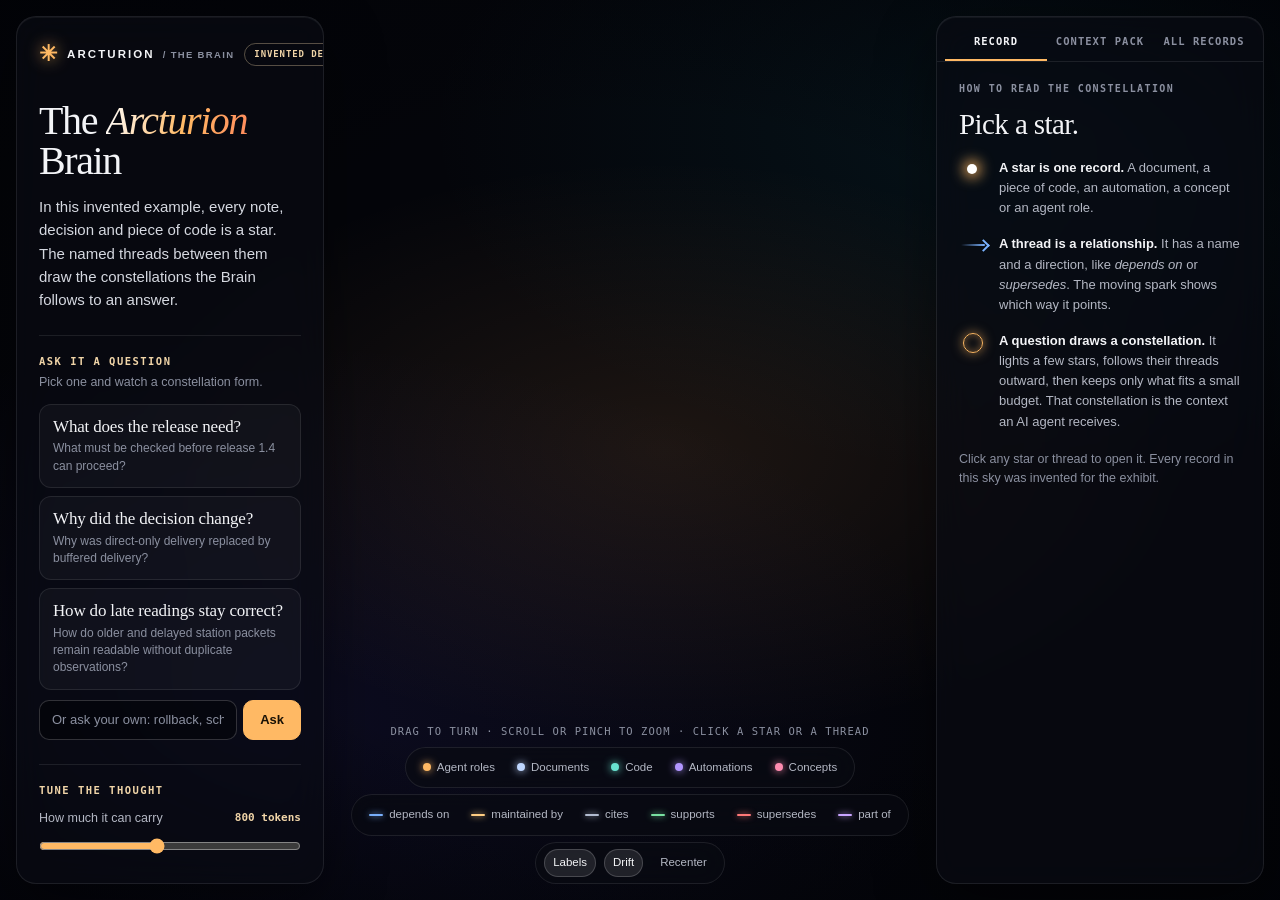
<file: demo/index.html>
<!doctype html>
<html lang="en">
<head>
  <meta charset="utf-8">
  <meta name="viewport" content="width=device-width, initial-scale=1, viewport-fit=cover">
  <meta http-equiv="Content-Security-Policy" content="default-src 'none'; script-src 'self'; style-src 'self'; img-src 'self' data:; font-src 'none'; connect-src 'none'; object-src 'none'; base-uri 'none'; form-action 'none'">
  <meta name="referrer" content="no-referrer">
  <meta name="color-scheme" content="dark">
  <meta name="theme-color" content="#04050a">
  <meta name="description" content="Explore the Arcturion Brain as a night sky of invented records, and watch a question trace a constellation through labelled relationships. Runs entirely in your browser.">
  <title>The Arcturion Brain · Invented demonstration</title>
  <link rel="icon" href="data:,">
  <link rel="stylesheet" href="./styles.css">
  <script src="./data.js" defer></script>
  <script src="./model.js" defer></script>
  <script src="./app.js" defer></script>
</head>
<body>
  <a class="skip" href="#panel">Skip to the records</a>
  <div class="app" id="app">

    <section class="stage" id="stage" aria-label="The Arcturion Brain as a sky of constellations">
      <canvas id="sky" tabindex="0" role="img" aria-describedby="hint"
        aria-label="A slowly turning galaxy of 32 invented records joined by labelled relationships. Use the All records tab to reach every record from the keyboard."></canvas>
      <div class="veil" aria-hidden="true"></div>

      <div class="mid" id="mid">
        <div class="stepper" id="stepper" hidden>
          <ol class="steps">
            <li id="step1"><span class="num">1</span>Find a starting point</li>
            <li id="step2"><span class="num">2</span>Follow the threads</li>
            <li id="step3"><span class="num">3</span>Keep the constellation</li>
          </ol>
          <p class="stepline" id="stepline" aria-live="polite"></p>
          <button type="button" class="ghost" id="clear-thought">Clear</button>
        </div>

        <p class="hint" id="hint">Drag to turn · scroll or pinch to zoom · click a star or a thread</p>

        <div class="dock" id="dock">
          <div class="legend" role="group" aria-label="Kinds of record. Choose one to isolate it.">
            <span class="legend-title">Stars</span>
            <span class="chips" id="family-chips"></span>
          </div>
          <div class="legend" role="group" aria-label="Kinds of relationship. Choose one to isolate it.">
            <span class="legend-title">Threads</span>
            <span class="chips" id="pred-chips"></span>
          </div>
          <div class="legend tools" role="group" aria-label="View">
            <button type="button" class="chip" id="toggle-labels" aria-pressed="true">Labels</button>
            <button type="button" class="chip" id="toggle-drift" aria-pressed="true">Drift</button>
            <button type="button" class="chip" id="recenter">Recenter</button>
          </div>
        </div>
      </div>

      <div class="tip" id="tip" role="presentation" hidden></div>
    </section>

    <aside class="rail rail-left" aria-label="Ask the Brain">
      <header class="brand">
        <span class="wordmark"><span class="mark" aria-hidden="true">✳</span>ARCTURION<span class="wordmark-sub">/ THE BRAIN</span></span>
        <span class="badge">Invented demo</span>
      </header>

      <h1>The <em>Arcturion</em> Brain</h1>
      <p class="lede">In this invented example, every note, decision and piece of code is a star. The named threads between them draw the constellations the Brain follows to an answer.</p>

      <section class="block" aria-labelledby="ask-title">
        <h2 id="ask-title">Ask it a question</h2>
        <p class="sub">Pick one and watch a constellation form.</p>
        <div class="scenarios" id="scenarios"></div>
        <form class="askform" id="askform" autocomplete="off">
          <label class="visually-hidden" for="ask-input">Ask your own question about this invented project</label>
          <input id="ask-input" type="text" maxlength="120" placeholder="Or ask your own: rollback, schema, queue…">
          <button type="submit">Ask</button>
        </form>
        <p class="note" id="ask-note" aria-live="polite" hidden></p>
      </section>

      <section class="block" aria-labelledby="tune-title">
        <h2 id="tune-title">Tune the thought</h2>
        <label class="control" for="budget">
          <span class="control-row"><span>How much it can carry</span><output id="budget-out" for="budget">800 tokens</output></span>
          <input id="budget" type="range" min="150" max="1600" step="50" value="800">
        </label>
        <label class="control" for="radius">
          <span class="control-row"><span>How far it follows threads</span><output id="radius-out" for="radius">2 steps</output></span>
          <input id="radius" type="range" min="1" max="3" step="1" value="2">
        </label>
        <label class="control" for="owner">
          <span class="control-row"><span>Who is asking</span></span>
          <select id="owner"><option value="">Anyone</option></select>
          <span class="control-help">The asker's own records rank a little higher.</span>
        </label>
      </section>

      <footer class="foot">
        <p id="provenance">Every record here is invented. Nothing private is loaded.</p>
        <p>Runs entirely in your browser: no accounts, no tracking, no network calls. A small teaching model shows the idea; it is not the production engine.</p>
        <p><a href="https://github.com/ArcturionTechnologies/arcturion-brain" rel="noopener noreferrer">Read the source on GitHub</a></p>
      </footer>
    </aside>

    <aside class="rail rail-right" id="panel" aria-label="Inspector">
      <div class="tabs" role="tablist" aria-label="Inspector views">
        <button type="button" role="tab" id="tab-record" aria-controls="view-record" aria-selected="true">Record</button>
        <button type="button" role="tab" id="tab-pack" aria-controls="view-pack" aria-selected="false" tabindex="-1">Context pack</button>
        <button type="button" role="tab" id="tab-all" aria-controls="view-all" aria-selected="false" tabindex="-1">All records</button>
      </div>

      <div class="view" id="view-record" role="tabpanel" aria-labelledby="tab-record" tabindex="0">
        <div id="record-intro">
          <p class="eyebrow">How to read the constellation</p>
          <h3>Pick a star.</h3>
          <ul class="reading">
            <li><span class="glyph glyph-star" aria-hidden="true"></span><span><b>A star is one record.</b> A document, a piece of code, an automation, a concept or an agent role.</span></li>
            <li><span class="glyph glyph-thread" aria-hidden="true"></span><span><b>A thread is a relationship.</b> It has a name and a direction, like <i>depends on</i> or <i>supersedes</i>. The moving spark shows which way it points.</span></li>
            <li><span class="glyph glyph-thought" aria-hidden="true"></span><span><b>A question draws a constellation.</b> It lights a few stars, follows their threads outward, then keeps only what fits a small budget. That constellation is the context an AI agent receives.</span></li>
          </ul>
          <p class="quiet">Click any star or thread to open it. Every record in this sky was invented for the exhibit.</p>
        </div>
        <div id="record-body" hidden></div>
      </div>

      <div class="view" id="view-pack" role="tabpanel" aria-labelledby="tab-pack" tabindex="0" hidden>
        <div id="pack-body">
          <p class="eyebrow">Context pack</p>
          <h3>Nothing asked yet.</h3>
          <p class="quiet">Ask a question on the left. The constellation of records the Brain would hand to an agent appears here, each with the trail of relationships that led to it.</p>
        </div>
      </div>

      <div class="view" id="view-all" role="tabpanel" aria-labelledby="tab-all" tabindex="0" hidden>
        <label class="visually-hidden" for="filter">Filter records by title</label>
        <input id="filter" type="search" placeholder="Filter the 32 records…">
        <div id="all-body"></div>
      </div>
    </aside>
  </div>

  <noscript><p class="noscript">This exhibit draws an interactive galaxy with JavaScript. Every record in it is invented; nothing private is loaded.</p></noscript>
</body>
</html>
</file>
<file: demo/styles.css>
/* The Arcturion Brain: public galaxy exhibit. System fonts only; no remote assets. */
:root {
  color-scheme: dark;
  --void: #04050a;
  --ink: #0a0c13;
  --glass: rgba(10, 12, 19, .66);
  --line: rgba(255, 255, 255, .09);
  --line-strong: rgba(255, 255, 255, .18);
  --text: #b4b8c4;
  --muted: #8b90a0;
  --white: #f3f4f7;
  --gold: #ffb964;
  --gold-soft: #f1d5a8;
  --agent: #ffb964;
  --document: #bed6ff;
  --code: #68e2d0;
  --automation: #b296ff;
  --concept: #ff8cb0;
  --depends_on: #7ab2ff;
  --maintained_by: #ffcd82;
  --cites: #b2bcd0;
  --supports: #78e0a0;
  --supersedes: #ff7878;
  --part_of: #c8a4ff;
  --serif: "Iowan Old Style", "Palatino Linotype", Palatino, "Book Antiqua", Georgia, serif;
  --sans: -apple-system, BlinkMacSystemFont, "Segoe UI", Inter, Roboto, "Helvetica Neue", sans-serif;
  --mono: ui-monospace, "SF Mono", SFMono-Regular, Menlo, Consolas, monospace;
  --rail-l: 348px;
  --rail-r: 372px;
  --gap: 16px;
}
* { box-sizing: border-box; }
[hidden] { display: none !important; }
html, body { height: 100%; }
body {
  margin: 0;
  background: var(--void);
  color: var(--text);
  font: 14px/1.55 var(--sans);
  -webkit-font-smoothing: antialiased;
  overflow: hidden;
}
button, input, select { font: inherit; color: inherit; }
button { cursor: pointer; -webkit-tap-highlight-color: transparent; }
a { color: var(--gold-soft); text-underline-offset: 3px; }
:focus-visible { outline: 2px solid var(--gold); outline-offset: 3px; border-radius: 6px; }
.visually-hidden { position: absolute; width: 1px; height: 1px; overflow: hidden; clip-path: inset(50%); white-space: nowrap; }
.skip { position: fixed; top: -80px; left: 20px; z-index: 50; padding: 10px 14px; background: var(--white); color: #111; border-radius: 8px; }
.skip:focus { top: 14px; }
.noscript { position: fixed; inset: auto 20px 20px; z-index: 60; padding: 16px; background: var(--ink); border: 1px solid var(--line-strong); border-radius: 12px; }

/* ── Stage ─────────────────────────────────────────────── */
.stage {
  position: fixed; inset: 0;
  background:
    radial-gradient(ellipse 60% 46% at 52% 50%, rgba(255, 170, 90, .10), transparent 70%),
    radial-gradient(ellipse 80% 60% at 20% 80%, rgba(70, 60, 190, .13), transparent 70%),
    radial-gradient(ellipse 70% 55% at 84% 14%, rgba(20, 130, 150, .12), transparent 72%),
    var(--void);
}
#sky { position: absolute; inset: 0; width: 100%; height: 100%; display: block; touch-action: none; cursor: grab; outline-offset: -6px; }
#sky.dragging { cursor: grabbing; }
#sky.pointing { cursor: pointer; }
.veil { position: absolute; inset: 0; pointer-events: none; background: radial-gradient(ellipse at 50% 50%, transparent 52%, rgba(2, 3, 7, .78) 100%); }
.mid { position: absolute; top: 0; bottom: 0; left: calc(var(--rail-l) + var(--gap) * 2); right: calc(var(--rail-r) + var(--gap) * 2); pointer-events: none; display: flex; flex-direction: column; align-items: center; justify-content: space-between; padding: var(--gap) 0; }
.mid > * { pointer-events: auto; }

.stepper {
  display: grid; grid-template-columns: 1fr auto; gap: 8px 16px; align-items: center;
  width: min(100%, 620px); padding: 12px 14px 12px 16px;
  background: var(--glass); border: 1px solid var(--line); border-radius: 16px;
  -webkit-backdrop-filter: blur(14px) saturate(130%); backdrop-filter: blur(14px) saturate(130%);
}
.steps { list-style: none; margin: 0; padding: 0; display: flex; gap: 6px 18px; flex-wrap: wrap; font: 600 10.5px/1.4 var(--mono); letter-spacing: .08em; text-transform: uppercase; color: var(--muted); }
.steps li { display: flex; align-items: center; gap: 7px; transition: color .4s; }
.steps .num { display: grid; place-items: center; width: 18px; height: 18px; border-radius: 50%; border: 1px solid var(--line-strong); font-size: 10px; transition: all .4s; }
.steps li.done { color: var(--text); }
.steps li.done .num { border-color: var(--gold-soft); color: var(--gold-soft); }
.steps li.now { color: var(--white); }
.steps li.now .num { background: var(--gold); border-color: var(--gold); color: #1a1206; box-shadow: 0 0 18px rgba(255, 185, 100, .7); }
.stepline { grid-column: 1; margin: 0; color: var(--white); font-size: 13.5px; min-height: 1.55em; }
.stepper .ghost { grid-column: 2; grid-row: 1 / span 2; }
.ghost { background: transparent; border: 1px solid var(--line-strong); border-radius: 999px; padding: 6px 14px; font-size: 12px; color: var(--text); }
.ghost:hover { border-color: var(--gold-soft); color: var(--white); }

.hint { margin: auto 0 10px; font: 500 10.5px/1 var(--mono); letter-spacing: .1em; text-transform: uppercase; color: var(--muted); pointer-events: none; transition: opacity .8s; text-align: center; }
.hint.gone { opacity: 0; }

.dock { display: flex; flex-wrap: wrap; justify-content: center; gap: 6px; max-width: 100%; }
.legend { display: flex; align-items: center; gap: 8px; padding: 6px 8px 6px 12px; background: var(--glass); border: 1px solid var(--line); border-radius: 999px; -webkit-backdrop-filter: blur(14px); backdrop-filter: blur(14px); }
.legend.tools { padding-left: 8px; }
.legend-title { font: 600 9.5px/1 var(--mono); letter-spacing: .12em; text-transform: uppercase; color: var(--muted); }
.chips { display: flex; gap: 4px; }
.chip { display: inline-flex; align-items: center; gap: 6px; padding: 4px 8px; border-radius: 999px; background: transparent; border: 1px solid transparent; font-size: 11.5px; color: var(--text); white-space: nowrap; transition: background .2s, border-color .2s, color .2s; }
.chip:hover { background: rgba(255, 255, 255, .06); color: var(--white); }
.chip[aria-pressed="true"] { background: rgba(255, 255, 255, .1); border-color: var(--line-strong); color: var(--white); }
.dot { width: 8px; height: 8px; border-radius: 50%; background: currentColor; box-shadow: 0 0 8px currentColor; flex: none; }
.bar { width: 14px; height: 2px; border-radius: 2px; background: currentColor; box-shadow: 0 0 6px currentColor; flex: none; }
.c-agent { color: var(--agent); } .c-document { color: var(--document); } .c-code { color: var(--code); } .c-automation { color: var(--automation); } .c-concept { color: var(--concept); }
.c-depends_on { color: var(--depends_on); } .c-maintained_by { color: var(--maintained_by); } .c-cites { color: var(--cites); } .c-supports { color: var(--supports); } .c-supersedes { color: var(--supersedes); } .c-part_of { color: var(--part_of); }

.tip { position: absolute; top: 0; left: 0; z-index: 5; max-width: 280px; padding: 9px 12px; pointer-events: none; background: rgba(8, 10, 16, .92); border: 1px solid var(--line-strong); border-radius: 10px; font-size: 12px; line-height: 1.45; color: var(--text); box-shadow: 0 10px 30px rgba(0, 0, 0, .5); }
.tip b { display: block; color: var(--white); font-weight: 600; font-size: 13px; }
.tip .tip-meta { font: 500 9.5px/1.6 var(--mono); letter-spacing: .08em; text-transform: uppercase; color: var(--muted); }

/* ── Rails ─────────────────────────────────────────────── */
.rail {
  position: fixed; top: var(--gap); bottom: var(--gap); z-index: 2;
  overflow: auto; overscroll-behavior: contain; scrollbar-width: thin; scrollbar-color: rgba(255, 255, 255, .18) transparent;
  background: var(--glass); border: 1px solid var(--line); border-radius: 20px;
  -webkit-backdrop-filter: blur(18px) saturate(130%); backdrop-filter: blur(18px) saturate(130%);
  box-shadow: 0 20px 60px rgba(0, 0, 0, .45), inset 0 1px 0 rgba(255, 255, 255, .05);
}
.rail-left { left: var(--gap); width: var(--rail-l); padding: 20px 22px 18px; }
.rail-right { right: var(--gap); width: var(--rail-r); display: flex; flex-direction: column; }

.brand { display: flex; align-items: center; justify-content: space-between; gap: 10px; }
.wordmark { font-size: 11.5px; font-weight: 650; letter-spacing: .18em; color: var(--white); white-space: nowrap; }
.mark { font-size: 22px; vertical-align: -3px; margin-right: 8px; color: var(--gold); text-shadow: 0 0 16px rgba(255, 185, 100, .8); }
.wordmark-sub { font-size: 9.5px; letter-spacing: .14em; color: var(--muted); margin-left: 8px; }
.badge { font: 600 9px/1 var(--mono); letter-spacing: .1em; text-transform: uppercase; color: var(--gold-soft); border: 1px solid rgba(241, 213, 168, .35); border-radius: 999px; padding: 6px 9px; white-space: nowrap; }

h1 { font: 400 46px/1 var(--serif); letter-spacing: -.035em; color: var(--white); margin: 30px 0 14px; }
h1 em { font-style: italic; background: linear-gradient(100deg, #fff 0%, var(--gold) 55%, #ff8a5c 100%); -webkit-background-clip: text; background-clip: text; color: transparent; padding-right: .06em; }
.lede { font-size: 15px; line-height: 1.55; color: #d5d8e0; margin: 0 0 6px; }

.block { margin-top: 24px; padding-top: 20px; border-top: 1px solid var(--line); }
h2 { font: 600 10.5px/1 var(--mono); letter-spacing: .14em; text-transform: uppercase; color: var(--gold-soft); margin: 0 0 6px; }
.sub { margin: 0 0 12px; font-size: 12.5px; color: var(--muted); }
.scenarios { display: grid; gap: 8px; }
.scenario { display: block; width: 100%; text-align: left; padding: 11px 13px 12px; background: rgba(255, 255, 255, .035); border: 1px solid var(--line); border-radius: 12px; transition: border-color .2s, background .2s, transform .2s; }
.scenario:hover { border-color: rgba(255, 185, 100, .55); background: rgba(255, 185, 100, .07); transform: translateX(2px); }
.scenario[aria-pressed="true"] { border-color: var(--gold); background: rgba(255, 185, 100, .12); box-shadow: 0 0 24px rgba(255, 185, 100, .14); }
.scenario b { display: block; font: 400 17px/1.25 var(--serif); color: var(--white); letter-spacing: -.01em; }
.scenario span { display: block; margin-top: 3px; font-size: 12px; color: var(--muted); line-height: 1.45; }
.askform { display: flex; gap: 6px; margin-top: 10px; }
input[type="text"], input[type="search"], select { width: 100%; min-height: 40px; padding: 8px 12px; background: rgba(0, 0, 0, .35); border: 1px solid var(--line-strong); border-radius: 10px; color: var(--white); font-size: 13px; }
input::placeholder { color: var(--muted); }
.askform button { flex: none; padding: 0 16px; border-radius: 10px; border: 1px solid var(--gold); background: var(--gold); color: #1a1206; font-weight: 650; font-size: 13px; }
.askform button:hover { background: #ffc986; }
.note { margin: 10px 0 0; font-size: 12px; color: var(--gold-soft); }
.control { display: block; margin-top: 14px; font-size: 12.5px; color: var(--text); }
.control-row { display: flex; justify-content: space-between; gap: 10px; margin-bottom: 4px; }
.control output { font: 600 11px/1.6 var(--mono); color: var(--gold-soft); white-space: nowrap; }
.control-help { display: block; margin-top: 6px; font-size: 11.5px; color: var(--muted); }
input[type="range"] { width: 100%; accent-color: var(--gold); min-height: 26px; margin: 0; }
.foot { margin-top: 24px; padding-top: 16px; border-top: 1px solid var(--line); font-size: 11.5px; line-height: 1.6; color: var(--muted); }
.foot p { margin: 0 0 8px; }

/* ── Inspector ─────────────────────────────────────────── */
.tabs { display: flex; gap: 2px; padding: 8px 8px 0; border-bottom: 1px solid var(--line); flex: none; }
.tabs button { flex: 1; padding: 11px 6px 12px; background: none; border: 0; border-bottom: 2px solid transparent; font: 600 10.5px/1 var(--mono); letter-spacing: .1em; text-transform: uppercase; color: var(--muted); white-space: nowrap; }
.tabs button:hover { color: var(--white); }
.tabs button[aria-selected="true"] { color: var(--white); border-bottom-color: var(--gold); }
.view { flex: 1; overflow: auto; padding: 22px 22px 24px; scrollbar-width: thin; scrollbar-color: rgba(255, 255, 255, .18) transparent; }
.view:focus-visible { outline-offset: -4px; }
.eyebrow { font: 600 10px/1 var(--mono); letter-spacing: .14em; text-transform: uppercase; color: var(--muted); margin: 0 0 14px; }
h3 { font: 400 29px/1.12 var(--serif); letter-spacing: -.02em; color: var(--white); margin: 0 0 14px; }
.quiet { font-size: 12.5px; color: var(--muted); }
.reading { list-style: none; margin: 18px 0; padding: 0; display: grid; gap: 16px; font-size: 13px; line-height: 1.55; }
.reading li { display: grid; grid-template-columns: 30px 1fr; gap: 10px; align-items: start; }
.reading b { color: var(--white); font-weight: 600; }
.glyph { position: relative; height: 22px; }
.glyph-star::before { content: ""; position: absolute; left: 8px; top: 6px; width: 10px; height: 10px; border-radius: 50%; background: #fff; box-shadow: 0 0 14px 3px var(--gold); }
.glyph-thread::before { content: ""; position: absolute; left: 2px; top: 10px; width: 24px; height: 2px; background: linear-gradient(90deg, transparent, var(--depends_on)); border-radius: 2px; }
.glyph-thread::after { content: ""; position: absolute; left: 20px; top: 7px; width: 7px; height: 7px; border-top: 2px solid var(--depends_on); border-right: 2px solid var(--depends_on); transform: rotate(45deg); }
.glyph-thought::before { content: ""; position: absolute; left: 4px; top: 2px; width: 18px; height: 18px; border-radius: 50%; border: 1.5px solid var(--gold); box-shadow: 0 0 12px rgba(255, 185, 100, .6), inset 0 0 8px rgba(255, 185, 100, .4); }

.tags { display: flex; flex-wrap: wrap; gap: 6px; margin: 0 0 14px; }
.tag { display: inline-flex; align-items: center; gap: 6px; font: 600 9.5px/1 var(--mono); letter-spacing: .08em; text-transform: uppercase; padding: 5px 8px; border: 1px solid var(--line-strong); border-radius: 999px; color: var(--text); }
.tag.old { color: var(--supersedes); border-color: rgba(255, 120, 120, .4); }
.summary { font-size: 14px; line-height: 1.6; color: #d5d8e0; margin: 0 0 14px; }
blockquote { margin: 0 0 16px; padding: 12px 14px; border-left: 2px solid var(--gold); background: rgba(255, 255, 255, .035); border-radius: 0 10px 10px 0; font-size: 12.5px; line-height: 1.65; color: var(--text); }
.source { display: block; font: 500 11px/1.5 var(--mono); color: var(--muted); overflow-wrap: anywhere; margin-bottom: 16px; }
.action { display: inline-flex; align-items: center; gap: 8px; padding: 9px 14px; border-radius: 999px; background: rgba(255, 185, 100, .12); border: 1px solid rgba(255, 185, 100, .5); color: var(--gold-soft); font-size: 12.5px; font-weight: 600; }
.action:hover { background: rgba(255, 185, 100, .22); color: var(--white); }
.section-title { font: 600 10px/1 var(--mono); letter-spacing: .14em; text-transform: uppercase; color: var(--muted); margin: 24px 0 4px; }
.rels, .pack, .all { list-style: none; margin: 0; padding: 0; }
.rels li { border-top: 1px solid var(--line); }
.rels li:first-child { border-top: 0; }
.rel { display: block; width: 100%; text-align: left; background: none; border: 0; padding: 11px 6px; border-radius: 8px; }
.rel:hover { background: rgba(255, 255, 255, .05); }
.rel-line { display: block; font-size: 13px; color: var(--white); }
.rel-line .pred { font: 600 10px/1 var(--mono); letter-spacing: .08em; text-transform: uppercase; margin: 0 5px; }
.rel-line .self { color: var(--muted); }
.rel-why { display: block; margin-top: 3px; font-size: 11.5px; line-height: 1.5; color: var(--muted); }

.question { font: italic 400 20px/1.3 var(--serif); color: var(--white); margin: 0 0 10px; }
.why { font-size: 12.5px; line-height: 1.6; color: var(--text); margin: 0 0 16px; }
.meter { height: 6px; border-radius: 6px; background: rgba(255, 255, 255, .08); overflow: hidden; }
.meter span { display: block; height: 100%; width: 0; border-radius: 6px; background: linear-gradient(90deg, #ff8a5c, var(--gold), #fff3d6); box-shadow: 0 0 14px rgba(255, 185, 100, .7); transition: width .9s cubic-bezier(.2, .8, .2, 1); }
.meter-row { display: flex; justify-content: space-between; gap: 10px; margin: 8px 0 4px; font: 600 11px/1.5 var(--mono); color: var(--gold-soft); }
.leftout { font-size: 11.5px; color: var(--muted); margin: 0 0 6px; }
.pack li { border-top: 1px solid var(--line); }
.pack-item { display: block; width: 100%; text-align: left; background: none; border: 0; padding: 12px 6px; border-radius: 8px; }
.pack-item:hover { background: rgba(255, 255, 255, .05); }
.pack-head { display: flex; align-items: baseline; gap: 8px; }
.pack-head .dot { align-self: center; }
.pack-title { color: var(--white); font-size: 13.5px; font-weight: 600; }
.pack-meta { margin-left: auto; font: 500 10px/1.4 var(--mono); color: var(--muted); white-space: nowrap; }
.path { display: block; margin-top: 5px; font-size: 11.5px; line-height: 1.65; color: var(--text); }
.path .pp { font: 600 9.5px/1 var(--mono); letter-spacing: .06em; text-transform: uppercase; white-space: nowrap; }
.path .seed { color: var(--gold-soft); }

#filter { margin-bottom: 12px; }
.group-title { display: flex; align-items: center; gap: 8px; font: 600 10px/1 var(--mono); letter-spacing: .14em; text-transform: uppercase; margin: 18px 0 4px; }
.all button { display: flex; width: 100%; justify-content: space-between; align-items: baseline; gap: 12px; text-align: left; background: none; border: 0; padding: 8px 6px; border-radius: 8px; font-size: 13px; color: var(--white); }
.all button:hover { background: rgba(255, 255, 255, .05); }
.all button[aria-current="true"] { background: rgba(255, 185, 100, .12); color: var(--gold-soft); }
.all small { font: 500 10px/1.4 var(--mono); color: var(--muted); white-space: nowrap; }
.empty { font-size: 12.5px; color: var(--muted); padding: 12px 6px; }
.fatal { position: fixed; inset: 20px; z-index: 80; display: grid; place-items: center; padding: 24px; background: #1a0d0d; border: 1px solid #b47c7c; border-radius: 16px; color: #f3d2d2; }

/* ── Narrower desktops ─────────────────────────────────── */
@media (max-width: 1360px) {
  :root { --rail-l: 308px; --rail-r: 328px; }
  h1 { font-size: 40px; }
  .legend-title { display: none; }
  .legend { padding-left: 8px; }
}

/* ── Stacked layout (tablets, phones) ──────────────────── */
@media (max-width: 1099px) {
  body { overflow: auto; }
  .stage { position: sticky; inset: auto; top: 0; height: 58svh; min-height: 320px; z-index: 3; border-bottom: 1px solid var(--line); }
  .mid { left: 10px; right: 10px; padding: 10px 0; }
  .stepper { padding: 9px 10px 9px 12px; border-radius: 14px; }
  .steps { gap: 4px 10px; font-size: 9px; }
  .steps .num { width: 16px; height: 16px; }
  .stepline { font-size: 12px; }
  .hint { font-size: 9px; }
  .dock { flex-wrap: nowrap; justify-content: flex-start; overflow-x: auto; width: 100%; scrollbar-width: none; padding-bottom: 2px; }
  .dock::-webkit-scrollbar { display: none; }
  .legend { flex: none; }
  .rail { position: static; width: auto; margin: 0; border: 0; border-radius: 0; background: var(--ink); -webkit-backdrop-filter: none; backdrop-filter: none; box-shadow: none; overflow: visible; }
  .rail-left { padding: 22px 20px; }
  .rail-right { border-top: 1px solid var(--line); min-height: 60svh; scroll-margin-top: 58svh; }
  .view { overflow: visible; padding: 20px; }
  .tabs { position: sticky; top: 58svh; z-index: 2; background: var(--ink); }
  h1 { font-size: 40px; margin-top: 22px; }
}
@media (max-width: 1099px) and (max-height: 560px) {
  .stage, .tabs { top: 0; }
  .stage { height: 320px; }
  .tabs { top: 320px; }
}
@media (prefers-reduced-motion: reduce) {
  * { transition: none !important; }
}
</file>
